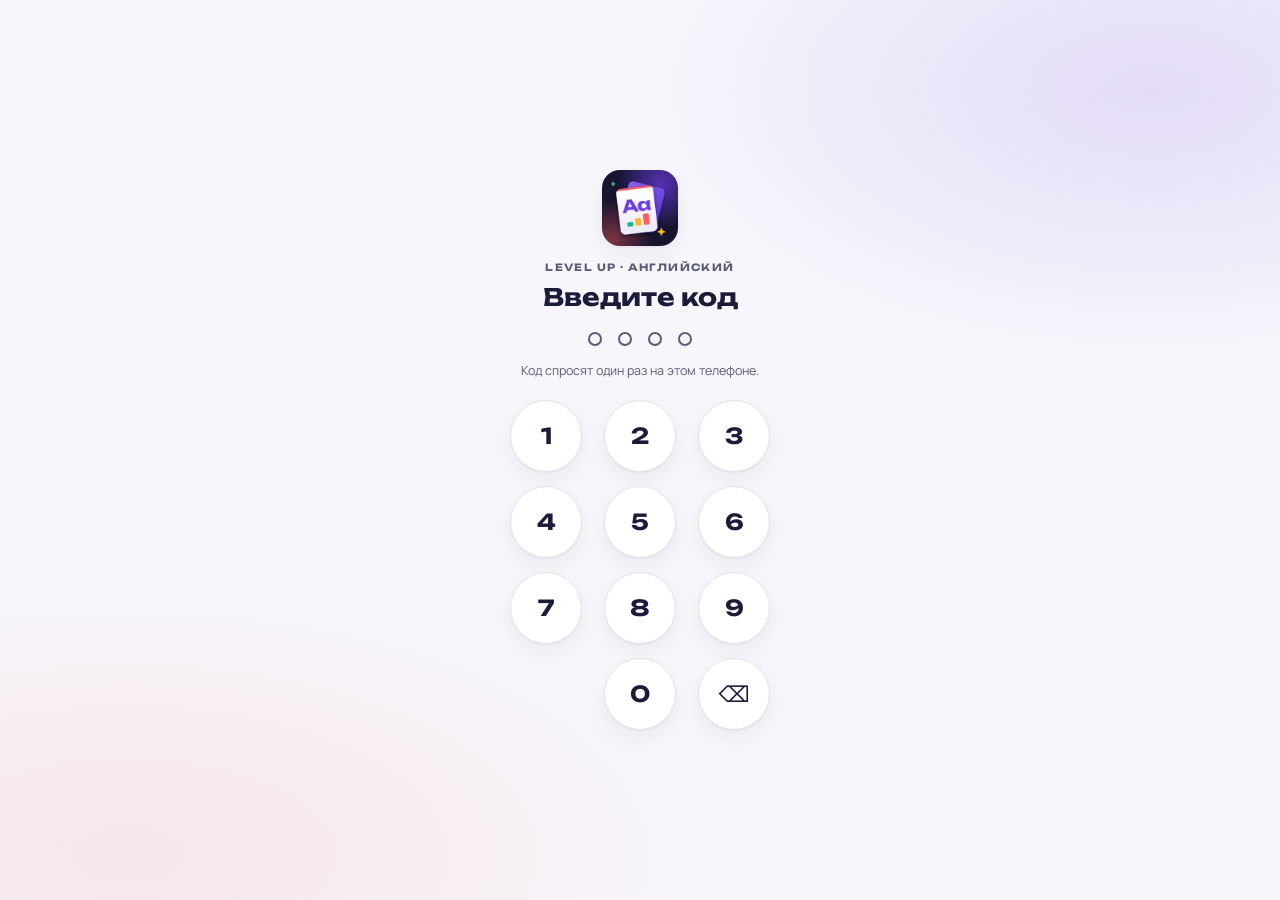
<file: index.html>
<!doctype html>
<html lang="ru">
<head>
  <meta charset="utf-8">
  <meta name="viewport" content="width=device-width, initial-scale=1, maximum-scale=1, user-scalable=no, viewport-fit=cover">
  <title>Level Up: карточки</title>
  <meta name="description" content="Английский B1–B2: понять и сказать">
  <meta name="theme-color" content="#15152E">
  <meta http-equiv="Content-Security-Policy" content="default-src 'self'; script-src 'self'; style-src 'self' 'unsafe-inline'; img-src 'self' data:; font-src 'self'; connect-src 'self'; manifest-src 'self'; worker-src 'self'; base-uri 'none'; form-action 'none'; object-src 'none'">
  <meta name="referrer" content="no-referrer">
  <meta name="apple-mobile-web-app-capable" content="yes">
  <meta name="mobile-web-app-capable" content="yes">
  <meta name="apple-mobile-web-app-status-bar-style" content="black-translucent">
  <meta name="apple-mobile-web-app-title" content="Level Up">
  <link rel="apple-touch-icon" href="icons/icon-180.png">
  <link rel="icon" href="icons/icon-192.png">
  <link rel="manifest" href="manifest.webmanifest">
  <link rel="stylesheet" href="style.css">
</head>
<body>
  <main id="app" aria-live="polite"></main>
  <script src="app.js"></script>
</body>
</html>
</file>
<file: style.css>
/* Карточки в стиле гайда LEVEL UP: у уровня свой цвет (B1 фиолетовый, B2 коралловый).
   Раскладка: одна колонка под ширину iPhone (390 px), ритм — шаг 12 px, всё крупное —
   только фраза на карточке. Детали: кольцо дня, серия дней, цвет темы, свечение фона. */
@font-face { font-family: 'Manrope'; src: url('fonts/Manrope-Regular.ttf'); font-weight: 400; font-display: swap; }
@font-face { font-family: 'Manrope'; src: url('fonts/Manrope-Bold.ttf'); font-weight: 700; font-display: swap; }
@font-face { font-family: 'Unbounded'; src: url('fonts/Unbounded-Bold.ttf'); font-display: swap; }

:root {
  --bg: #F7F6FB; --panel: #FFFFFF; --fg: #1B1B3A; --muted: #5B5B7A; --line: #E2E1EE;
  --violet: #6C3CE1; --coral: #FF5D5D; --mint: #12B886; --sun: #E59A0B; --sky: #2F80ED; --pink: #E84393;
  --on-accent: #FFFFFF; --glow-a: rgba(108, 60, 225, .14); --glow-b: rgba(255, 93, 93, .10);
  --shadow: 0 1px 2px rgba(27, 27, 58, .05), 0 8px 24px rgba(27, 27, 58, .06);
  --display: 'Unbounded', system-ui, sans-serif;
  --body: 'Manrope', system-ui, -apple-system, sans-serif;
  --r: 14px; --ease: cubic-bezier(.2, .8, .2, 1);
  color-scheme: light;
}
@media (prefers-color-scheme: dark) {
  :root {
    --bg: #15152E; --panel: #1F1F3D; --fg: #ECEBFA; --muted: #A9A8C8; --line: #2E2E52;
    --violet: #A88BFF; --coral: #FF8A8A; --mint: #3DD9A5; --sun: #FFC757; --sky: #6FA8FF; --pink: #FF7AB8;
    --on-accent: #15152E; --glow-a: rgba(168, 139, 255, .16); --glow-b: rgba(255, 138, 138, .09);
    --shadow: 0 1px 2px rgba(0, 0, 0, .3), 0 10px 30px rgba(0, 0, 0, .25);
    color-scheme: dark;
  }
}

* { box-sizing: border-box; }
html, body { height: 100%; }
html { touch-action: manipulation; -webkit-text-size-adjust: 100%; }
body {
  margin: 0; background: var(--bg); color: var(--fg);
  font-family: var(--body); font-size: 15px; line-height: 1.45;
  -webkit-tap-highlight-color: transparent; overscroll-behavior: none;
  -webkit-user-select: none; user-select: none;
}
/* свечение фона: два мягких пятна, не мешают тексту */
body::before {
  content: ''; position: fixed; inset: -20vh -30vw auto auto; width: 80vw; height: 60vh; pointer-events: none;
  background: radial-gradient(closest-side, var(--glow-a), transparent); z-index: 0;
}
body::after {
  content: ''; position: fixed; inset: auto auto -25vh -35vw; width: 90vw; height: 60vh; pointer-events: none;
  background: radial-gradient(closest-side, var(--glow-b), transparent); z-index: 0;
}
#app {
  position: relative; z-index: 1;
  min-height: 100%; max-width: 520px; margin: 0 auto;
  padding: calc(env(safe-area-inset-top, 0px) + 14px) 16px calc(env(safe-area-inset-bottom, 0px) + 14px);
  display: flex; flex-direction: column; gap: 14px;
}
button { font: inherit; color: inherit; cursor: pointer; }
button:focus-visible { outline: 3px solid var(--sun); outline-offset: 2px; }
.sentence, .ex { -webkit-user-select: text; user-select: text; }

/* ——— входы экранов ——— */
.screen > * { animation: rise .42s var(--ease) both; }
.screen > *:nth-child(2) { animation-delay: .04s; }
.screen > *:nth-child(3) { animation-delay: .08s; }
.screen > *:nth-child(4) { animation-delay: .12s; }
.screen > *:nth-child(5) { animation-delay: .16s; }
.screen > *:nth-child(n+6) { animation-delay: .2s; }
@keyframes rise { from { opacity: 0; transform: translateY(10px); } to { opacity: 1; transform: none; } }

/* ——— главная ——— */
.head { display: flex; align-items: center; gap: 14px; }
.head-text { flex: 1; min-width: 0; }
.eyebrow { font-family: var(--display); font-size: 10px; letter-spacing: .14em; color: var(--muted); }
.title { font-family: var(--display); font-size: 24px; line-height: 1.15; margin: 4px 0 0; text-wrap: balance; }
.deck { color: var(--muted); margin-top: 4px; font-size: 13px; }
.ring { width: 64px; height: 64px; flex: none; position: relative; margin-bottom: 12px; }
.ring svg { width: 100%; height: 100%; transform: rotate(-90deg); }
.ring .track { stroke: var(--line); }
.ring .fill { stroke: var(--mint); stroke-linecap: round; transition: stroke-dashoffset .9s var(--ease); }
.ring b { position: absolute; inset: 0; display: grid; place-items: center; font-family: var(--display); font-size: 11px; font-variant-numeric: tabular-nums; }
.ring small { position: absolute; left: -10px; right: -10px; bottom: -15px; text-align: center; font-size: 10px; color: var(--muted); }

.chips-row { display: flex; gap: 8px; flex-wrap: wrap; }
.pill { display: inline-flex; align-items: center; gap: 6px; font-size: 12px; padding: 5px 10px; border-radius: 99px; background: var(--panel); border: 1px solid var(--line); color: var(--muted); }
.pill b { color: var(--fg); font-variant-numeric: tabular-nums; }
.pill svg { width: 14px; height: 14px; }
.pill.hot { color: var(--sun); }
.pill.hot b { color: var(--sun); }

.stats { display: grid; grid-template-columns: repeat(3, minmax(0, 1fr)); gap: 8px; }
.stat { background: var(--panel); border: 1px solid var(--line); border-radius: var(--r); padding: 10px 10px 9px; position: relative; overflow: hidden; box-shadow: var(--shadow); }
.stat::before { content: ''; position: absolute; left: 0; right: 0; top: 0; height: 3px; background: var(--c); }
.stat b { display: block; font-family: var(--display); font-size: 20px; color: var(--c); font-variant-numeric: tabular-nums; }
.stat span { font-size: 11.5px; color: var(--muted); line-height: 1.25; display: block; margin-top: 2px; }

.xp { position: relative; display: flex; height: 8px; border-radius: 99px; overflow: hidden; background: var(--line); }
.xp i { display: block; height: 100%; animation: grow 1s var(--ease) both; transform-origin: left; }
.xp::after { /* деления каждые 10 % */
  content: ''; position: absolute; inset: 0;
  background: repeating-linear-gradient(90deg, transparent 0 calc(10% - 1px), var(--bg) calc(10% - 1px) 10%);
  opacity: .55;
}
@keyframes grow { from { transform: scaleX(0); } to { transform: scaleX(1); } }
.xp-label { font-size: 11.5px; color: var(--muted); margin-top: 5px; display: flex; justify-content: space-between; font-variant-numeric: tabular-nums; }

.limit { display: flex; align-items: center; gap: 6px; font-size: 13px; color: var(--muted); }
.limit span { flex: 1; }
.seg { min-width: 44px; padding: 7px 0; border-radius: 10px; border: 1px solid var(--line); background: var(--panel); font-size: 13px; font-variant-numeric: tabular-nums; transition: background .2s, color .2s, transform .12s; }
.seg.on { background: var(--violet); color: var(--on-accent); border-color: var(--violet); }
.seg:active { transform: scale(.94); }

.primary {
  position: relative; overflow: hidden;
  border: 0; border-radius: var(--r); padding: 15px; background: var(--violet); color: var(--on-accent);
  font-family: var(--display); font-size: 14px; letter-spacing: .04em;
  box-shadow: 0 6px 18px rgba(108, 60, 225, .28);
  transition: transform .12s var(--ease), box-shadow .2s;
}
.primary:active { transform: scale(.97); }
.primary:not(:disabled)::after { /* блик, проходит раз в несколько секунд */
  content: ''; position: absolute; top: 0; bottom: 0; width: 40%; left: -60%;
  background: linear-gradient(100deg, transparent, rgba(255, 255, 255, .28), transparent);
  animation: shine 4.5s ease-in-out 1.2s infinite;
}
@keyframes shine { 0%, 70% { left: -60%; } 100% { left: 130%; } }
.primary:disabled { background: var(--line); color: var(--muted); box-shadow: none; cursor: default; }
.note { color: var(--muted); font-size: 12.5px; margin: 0; }
.link { background: none; border: 0; padding: 0; color: var(--muted); text-decoration: underline; font-size: 12.5px; align-self: center; }
.confirm { background: var(--panel); border: 1px solid var(--line); border-radius: var(--r); padding: 12px; display: grid; gap: 10px; font-size: 13px; }
.confirm .row { display: flex; gap: 8px; }
.confirm button { flex: 1; border-radius: 10px; padding: 10px; border: 1px solid var(--line); background: transparent; }
.confirm .danger { background: var(--coral); color: var(--on-accent); border: 0; }
.spacer { flex: 1; }
.more { display: grid; grid-template-columns: repeat(2, minmax(0, 1fr)); gap: 8px; }
.secondary { text-align: left; display: grid; gap: 2px; padding: 11px 12px; border-radius: var(--r); border: 1px solid var(--line); background: var(--panel); transition: transform .12s var(--ease); }
.secondary:active { transform: scale(.97); }
.secondary b { font-size: 13.5px; color: var(--violet); }
.secondary span { font-size: 11.5px; color: var(--muted); line-height: 1.3; }

/* ——— режимы и карточка-слово ——— */
.modes { display: grid; grid-template-columns: repeat(2, minmax(0, 1fr)); gap: 6px; background: var(--panel); border: 1px solid var(--line); border-radius: var(--r); padding: 4px; }
.mode { border: 0; background: transparent; border-radius: 10px; padding: 8px 10px; text-align: left; display: grid; gap: 1px; transition: background .2s, color .2s; }
.mode b { font-family: var(--display); font-size: 12.5px; letter-spacing: .02em; }
.mode span { font-size: 11px; color: var(--muted); }
.mode.on { background: var(--violet); color: var(--on-accent); }
.mode.on span { color: inherit; opacity: .8; }
.word { font-family: var(--display); font-size: 30px; line-height: 1.1; color: var(--acc); -webkit-user-select: text; user-select: text; word-break: break-word; }
.ipa { color: var(--muted); font-size: 15px; margin-top: -4px; }
.tr-big { font-family: var(--body); font-weight: 700; font-size: 20px; color: var(--fg); }

/* ——— настройки ——— */
.settings { display: grid; gap: 8px; background: var(--panel); border: 1px solid var(--line); border-radius: var(--r); padding: 10px 12px; }
.seg.wide { min-width: 70px; padding-inline: 8px; }
.seg.on.c { background: var(--pink); border-color: var(--pink); }

/* ——— сессия ——— */
.bar { display: flex; align-items: center; gap: 10px; }
.close { width: 34px; height: 34px; border-radius: 10px; border: 1px solid var(--line); background: var(--panel); display: grid; place-items: center; flex: none; }
.progress { flex: 1; height: 6px; border-radius: 99px; background: var(--line); overflow: hidden; }
.progress i { display: block; height: 100%; border-radius: 99px; background: linear-gradient(90deg, var(--mint), var(--sky)); transition: width .45s var(--ease); }
.count { font-size: 12px; color: var(--muted); font-variant-numeric: tabular-nums; min-width: 3.2em; text-align: right; }

.card {
  --acc: var(--violet);
  position: relative; display: flex; flex-direction: column; gap: 10px;
  background: var(--panel); border: 1px solid var(--line); border-radius: 18px; padding: 16px 16px 18px;
  box-shadow: var(--shadow); overflow: hidden;
  animation: card-in .38s var(--ease) both;
}
.card.B2 { --acc: var(--coral); }
.card.C1 { --acc: var(--pink); }
.card.C2 { --acc: var(--sky); }
.card::before { /* цветная кромка уровня */
  content: ''; position: absolute; left: 0; right: 0; top: 0; height: 3px; background: var(--acc);
}
.card .orb { /* мягкое свечение цвета уровня в углу */
  position: absolute; right: -50px; top: -70px; width: 170px; height: 170px; border-radius: 50%;
  background: var(--acc); opacity: .12; filter: blur(30px); pointer-events: none;
}
.card.leave { animation: card-out .2s ease-in both; }
@keyframes card-in { from { opacity: 0; transform: translateX(24px) scale(.98); } to { opacity: 1; transform: none; } }
@keyframes card-out { to { opacity: 0; transform: translateX(-28px) scale(.98); } }
.chips { display: flex; gap: 6px; align-items: center; }
.chip { font-family: var(--display); font-size: 9.5px; letter-spacing: .1em; padding: 5px 9px; border-radius: 99px; background: var(--acc); color: var(--on-accent); }
.chip.side { background: transparent; color: var(--muted); border: 1px solid var(--line); }
.topic { display: flex; align-items: center; gap: 7px; color: var(--muted); font-size: 12px; }
.topic i { width: 8px; height: 8px; border-radius: 3px; background: var(--tc, var(--violet)); flex: none; }
.sentence { font-size: 21px; font-weight: 700; line-height: 1.3; text-wrap: balance; position: relative; }
.sentence b { color: var(--acc); }
.hint { color: var(--muted); font-size: 13.5px; }
.hint b { color: var(--fg); }
.speak { align-self: flex-start; display: inline-flex; align-items: center; gap: 7px; border: 1px solid var(--line); background: var(--bg); border-radius: 99px; padding: 6px 12px; font-size: 13px; transition: transform .12s var(--ease); }
.speak:active { transform: scale(.95); }
.speak svg { width: 16px; height: 16px; }
.speak.playing svg path:nth-child(n+2) { animation: wave .6s ease-in-out infinite alternate; }
@keyframes wave { from { opacity: .2; } to { opacity: 1; } }
.answer {
  border-top: 1px dashed var(--line); padding-top: 12px; margin-top: 2px; display: grid; gap: 6px;
  animation: reveal .36s var(--ease) both;
}
@keyframes reveal { from { opacity: 0; transform: translateY(8px); } to { opacity: 1; transform: none; } }
.expr { font-family: var(--display); font-size: 16px; color: var(--acc); }
.tr { color: var(--muted); font-size: 14px; }
.ex { border-left: 3px solid var(--mint); padding-left: 10px; font-style: italic; margin-top: 4px; font-size: 14px; }
.ex small { display: block; font-style: normal; font-family: var(--display); font-size: 9px; letter-spacing: .12em; color: var(--muted); margin-bottom: 2px; }
.grades { display: grid; grid-template-columns: repeat(3, minmax(0, 1fr)); gap: 8px; animation: reveal .3s var(--ease) both; }
.grades.two { grid-template-columns: repeat(2, minmax(0, 1fr)); }
.grade { border: 0; border-radius: var(--r); padding: 11px 6px; display: grid; gap: 1px; color: var(--on-accent); transition: transform .12s var(--ease), filter .2s; }
.grade:active { transform: scale(.95); filter: brightness(1.08); }
.grade b { font-size: 14px; }
.grade span { font-size: 11px; opacity: .85; }
.g-again { background: var(--coral); }
.g-good { background: var(--mint); }
.g-easy { background: var(--violet); }

/* ——— итог ——— */
.done { display: grid; gap: 8px; position: relative; }
.done .big { font-family: var(--display); font-size: 44px; color: var(--mint); font-variant-numeric: tabular-nums; }
.done p { margin: 0; }
.burst { position: fixed; left: 50%; top: 28%; width: 0; height: 0; pointer-events: none; z-index: 5; }
.burst i { position: absolute; width: 7px; height: 7px; border-radius: 2px; background: var(--c); animation: fly 1.2s var(--ease) both; }
@keyframes fly { from { transform: translate(0, 0) rotate(0); opacity: 1; } to { transform: translate(var(--x), var(--y)) rotate(var(--rot)); opacity: 0; } }

/* ——— код доступа ——— */
.pin-screen { justify-content: center; }
.pin-head { display: grid; justify-items: center; gap: 6px; text-align: center; }
.pin-icon { width: 76px; height: 76px; border-radius: 18px; box-shadow: var(--shadow); margin-bottom: 8px; }
.dots { display: flex; justify-content: center; gap: 16px; margin: 6px 0 2px; }
.dots i { width: 14px; height: 14px; border-radius: 50%; border: 2px solid var(--muted); transition: background .15s, border-color .15s, transform .15s; }
.dots i.on { background: var(--violet); border-color: var(--violet); transform: scale(1.1); }
.dots.ok i { background: var(--mint); border-color: var(--mint); }
.dots.shake { animation: shake .42s ease-in-out; }
.dots.shake i { border-color: var(--coral); }
@keyframes shake { 20%, 60% { transform: translateX(-8px); } 40%, 80% { transform: translateX(8px); } }
.pin-msg { text-align: center; min-height: 1.4em; }
.keypad { display: grid; grid-template-columns: repeat(3, 72px); gap: 14px 22px; justify-content: center; margin-top: 6px; }
.key { width: 72px; height: 72px; border-radius: 50%; border: 1px solid var(--line); background: var(--panel); font-family: var(--display); font-size: 22px; box-shadow: var(--shadow); transition: transform .1s, background .15s; }
.key:active { transform: scale(.92); background: var(--line); }
.key:disabled { opacity: .45; }

/* ——— загрузка ——— */
.loading { display: grid; gap: 10px; padding-top: 20px; }
.sk { height: 14px; border-radius: 8px; background: linear-gradient(90deg, var(--line), var(--panel), var(--line)); background-size: 200% 100%; animation: sk 1.2s linear infinite; }
@keyframes sk { from { background-position: 200% 0; } to { background-position: -200% 0; } }

@media (prefers-reduced-motion: reduce) {
  *, *::before, *::after { animation: none !important; transition: none !important; }
}
</file>
